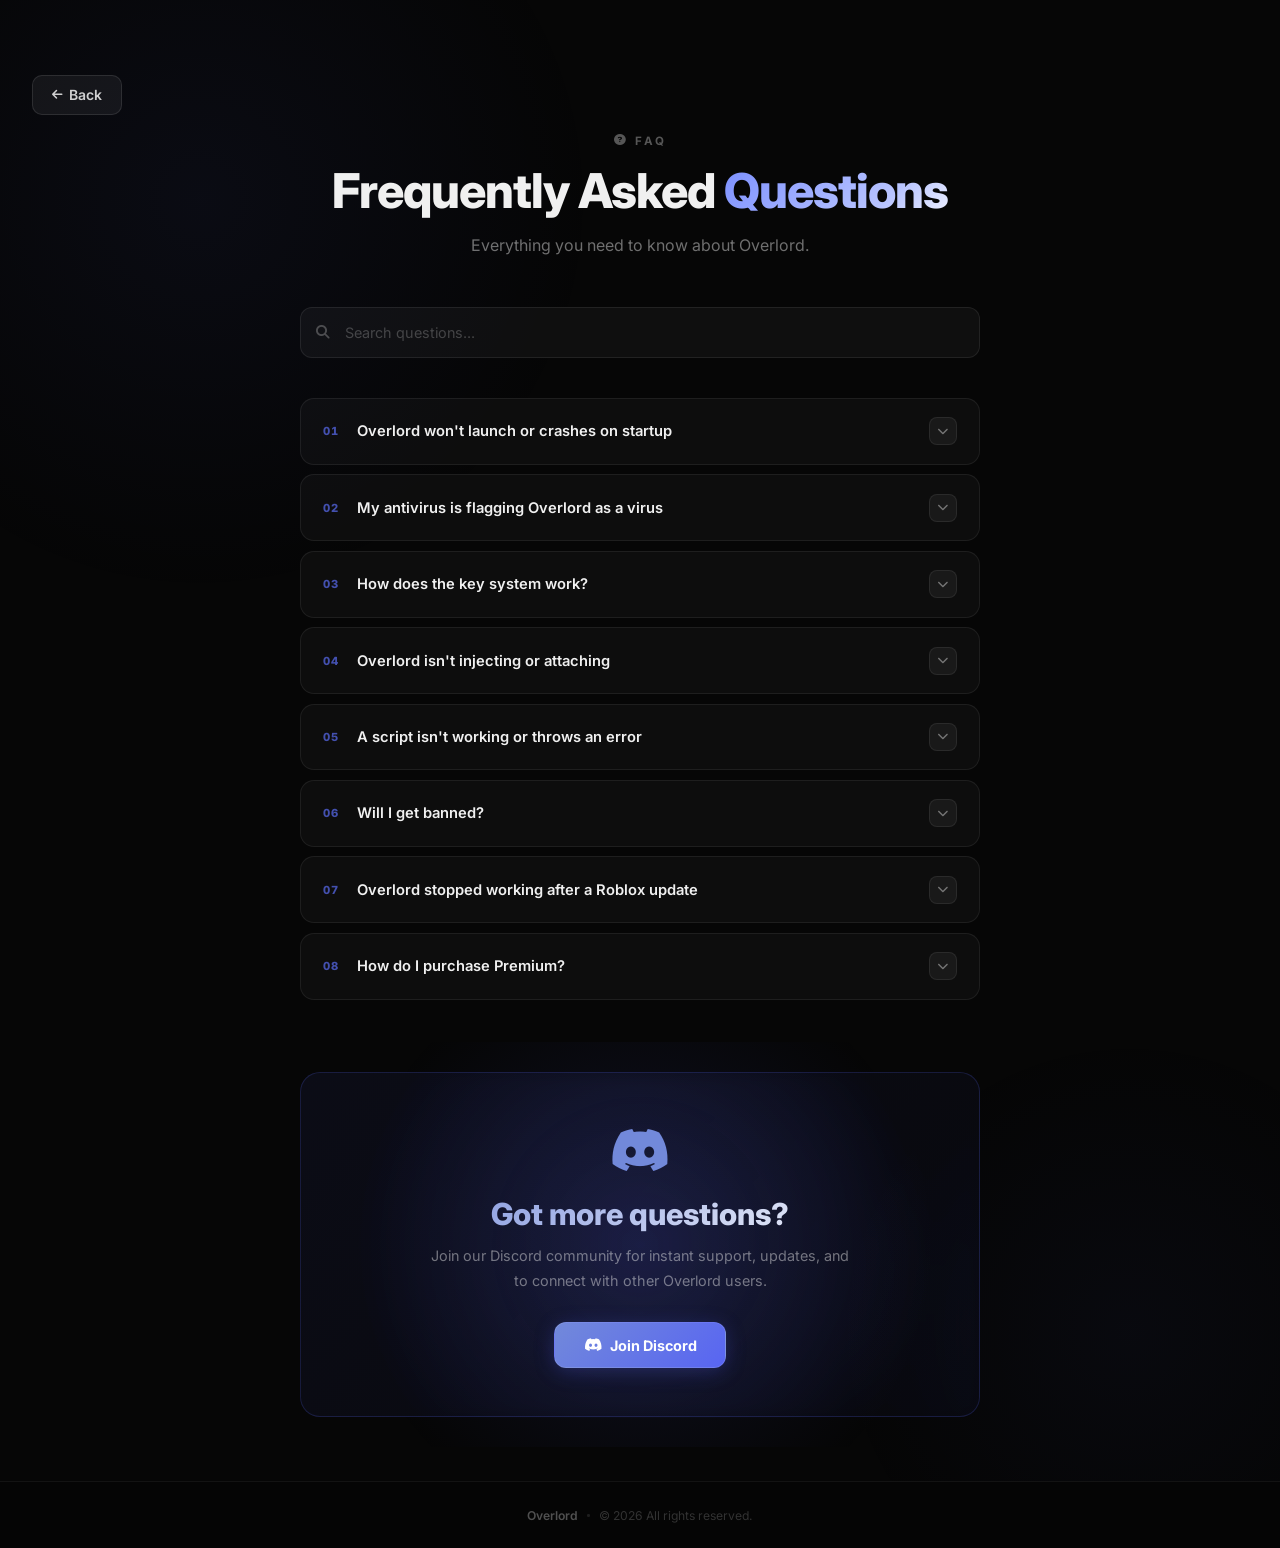
<file: faq.html>
<!DOCTYPE html>
<html lang="en">
<head>
<meta charset="UTF-8">
<meta name="viewport" content="width=device-width, initial-scale=1.0">
<title>FAQ - Overlord</title>
<link rel="preconnect" href="https://fonts.googleapis.com">
<link rel="preconnect" href="https://fonts.gstatic.com" crossorigin>
<link href="https://fonts.googleapis.com/css2?family=Inter:wght@300;400;500;600;700;800;900&display=swap" rel="stylesheet">
<link rel="stylesheet" href="https://cdnjs.cloudflare.com/ajax/libs/font-awesome/6.5.0/css/all.min.css">
<link rel="stylesheet" href="s.css">
<link rel="stylesheet" href="faq.css">
</head>
<body>
<div id="navbar"></div>
<div class="page active" id="page-faq">
<div class="faq-page">

  <div class="faq-header">
    <a href="index.html" class="btn-back"><i class="fa-solid fa-arrow-left"></i> Back</a>
    <div class="faq-tag"><i class="fa-solid fa-circle-question"></i> FAQ</div>
    <h1>Frequently Asked <span class="gradient-text">Questions</span></h1>
    <p>Everything you need to know about Overlord.</p>
  </div>

  <div class="faq-search-wrap">
    <i class="fa-solid fa-magnifying-glass"></i>
    <input class="faq-search" type="text" placeholder="Search questions..." oninput="faqSearch(this.value)">
  </div>

  <div class="faq-items" id="faqList"></div>

  <div class="faq-discord-section">
    <div class="discord-glow"></div>
    <div class="discord-content">
      <div class="discord-icon"><i class="fa-brands fa-discord"></i></div>
      <h2>Got more questions?</h2>
      <p>Join our Discord community for instant support, updates, and to connect with other Overlord users.</p>
      <a href="https://discord.gg/GuwqncbChx" target="_blank" class="discord-btn"><i class="fa-brands fa-discord"></i> Join Discord</a>
    </div>
  </div>

</div>
</div>

<footer class="site-footer">
  <span class="footer-text"><strong>Overlord</strong></span>
  <div class="footer-dot"></div>
  <span class="footer-text">&copy; 2026 All rights reserved.</span>
</footer>

<script src="faq.js"></script>
</body>
</html>
</file>
<file: s.css>
*,*::before,*::after {
    margin: 0;
    padding: 0;
    box-sizing: border-box
}

:root {
    --accent: #ffffff;
    --accent-subtle: rgba(255,255,255,0.05);
    --dark: #060606;
    --card: rgba(255,255,255,0.03);
    --card-hover: rgba(255,255,255,0.055);
    --border: rgba(255,255,255,0.07);
    --text: #f0f0f0;
    --text-muted: rgba(240,240,240,0.45);
    --text-dim: rgba(240,240,240,0.2);
    --leader-color: #e8e8e8;
    --dev-color: #60a5fa;
    --design-color: #fbbf24;
    --spoofer-color: #a855f7
}

html {
    scroll-behavior: smooth;
    overflow-x: hidden
}

body {
    font-family: 'Inter',sans-serif;
    background: var(--dark);
    color: var(--text);
    overflow-x: hidden;
    cursor: none
}

::-webkit-scrollbar {
    width: 4px
}

::-webkit-scrollbar-track {
    background: var(--dark)
}

::-webkit-scrollbar-thumb {
    background: rgba(255,255,255,0.15);
    border-radius: 2px
}

::selection {
    background: rgba(255,255,255,0.12);
    color: white
}

.cursor {
    width: 8px;
    height: 8px;
    background: #fff;
    border-radius: 50%;
    position: fixed;
    top: 0;
    left: 0;
    pointer-events: none;
    z-index: 99999;
    will-change: transform;
    transform: translate(-50%,-50%);
    transition: width .2s ease,height .2s ease
}

.cursor-ring {
    width: 30px;
    height: 30px;
    border: 1.5px solid rgba(255,255,255,0.35);
    border-radius: 50%;
    position: fixed;
    top: 0;
    left: 0;
    pointer-events: none;
    z-index: 99998;
    will-change: transform;
    transform: translate(-50%,-50%);
    transition: width .25s ease,height .25s ease,border-color .25s ease
}

nav {
    position: fixed;
    top: 0;
    left: 0;
    right: 0;
    z-index: 9000;
    padding: 0 2rem;
    height: 68px;
    display: flex;
    align-items: center;
    justify-content: space-between;
    background: rgba(6,6,6,0.85);
    border-bottom: 1px solid rgba(255,255,255,0.06);
    transition: border-color .3s ease
}

nav.scrolled {
    border-color: rgba(255,255,255,0.1);
    background: rgba(6,6,6,0.97)
}

.nav-logo {
    display: flex;
    align-items: center;
    gap: 10px;
    text-decoration: none;
    color: var(--text);
    font-weight: 800;
    font-size: 1.2rem;
    letter-spacing: -.5px
}

.nav-logo-img {
    width: 32px;
    height: 32px;
    object-fit: contain;
    border-radius: 8px;
    display: block
}

.nav-logo-fallback {
    display: none;
    width: 32px;
    height: 32px;
    background: #fff;
    border-radius: 8px;
    align-items: center;
    justify-content: center;
    font-size: .8rem;
    color: #060606
}

.nav-links {
    display: flex;
    align-items: center;
    gap: .2rem;
    list-style: none
}

.nav-links a {
    color: var(--text-muted);
    text-decoration: none;
    font-size: .875rem;
    font-weight: 500;
    padding: .45rem .9rem;
    border-radius: 8px;
    transition: color .2s ease,background .2s ease;
    position: relative
}

.nav-links a::after {
    content: '';
    position: absolute;
    bottom: 4px;
    left: 50%;
    transform: translateX(-50%) scaleX(0);
    width: 14px;
    height: 2px;
    background: #fff;
    border-radius: 1px;
    transition: transform .25s ease
}

.nav-links a:hover {
    color: var(--text);
    background: rgba(255,255,255,0.04)
}

.nav-links a:hover::after {
    transform: translateX(-50%) scaleX(1)
}

.nav-links a.active {
    color: #fff
}

.nav-links a.active::after {
    transform: translateX(-50%) scaleX(1)
}

.hamburger {
    display: none;
    flex-direction: column;
    gap: 5px;
    background: none;
    border: none;
    cursor: none;
    padding: 8px;
    border-radius: 8px;
    transition: background .2s ease
}

.hamburger:hover {
    background: rgba(255,255,255,0.04)
}

.hamburger span {
    display: block;
    width: 22px;
    height: 2px;
    background: var(--text);
    border-radius: 2px;
    transition: transform .3s ease,opacity .3s ease;
    transform-origin: center
}

.hamburger.open span:nth-child(1) {
    transform: translateY(7px) rotate(45deg)
}

.hamburger.open span:nth-child(2) {
    opacity: 0;
    transform: scaleX(0)
}

.hamburger.open span:nth-child(3) {
    transform: translateY(-7px) rotate(-45deg)
}

.mobile-menu {
    position: fixed;
    top: 68px;
    left: 0;
    right: 0;
    z-index: 8999;
    background: rgba(6,6,6,0.98);
    border-bottom: 1px solid rgba(255,255,255,0.06);
    overflow: hidden;
    max-height: 0;
    opacity: 0;
    transition: max-height .4s cubic-bezier(.4,0,.2,1),opacity .3s ease
}

.mobile-menu.open {
    max-height: 320px;
    opacity: 1
}

.mobile-menu-inner {
    padding: 1rem 1.5rem 1.5rem;
    display: flex;
    flex-direction: column;
    gap: 4px
}

.mobile-menu a {
    color: var(--text-muted);
    text-decoration: none;
    font-size: .95rem;
    font-weight: 500;
    padding: .7rem 1rem;
    border-radius: 10px;
    display: flex;
    align-items: center;
    gap: 12px;
    border: 1px solid transparent;
    transform: translateY(-6px);
    opacity: 0;
    transition: all .25s ease
}

.mobile-menu.open a {
    transform: translateY(0);
    opacity: 1
}

.mobile-menu.open a:nth-child(1) {
    transition-delay: .04s
}

.mobile-menu.open a:nth-child(2) {
    transition-delay: .08s
}

.mobile-menu.open a:nth-child(3) {
    transition-delay: .12s
}

.mobile-menu.open a:nth-child(4) {
    transition-delay: .16s
}

.mobile-menu.open a:nth-child(5) {
    transition-delay: .2s
}

.mobile-menu a:hover {
    color: var(--text);
    background: rgba(255,255,255,0.04);
    border-color: rgba(255,255,255,0.08)
}

.mobile-menu a i {
    color: rgba(255,255,255,0.4);
    width: 18px;
    text-align: center
}

.page {
    display: none;
    min-height: 100vh;
    flex-direction: column
}

.page.active {
    display: flex;
    animation: pageIn .4s ease both
}

@keyframes pageIn {
    from {
        opacity: 0;
        transform: translateY(12px)
    }

    to {
        opacity: 1;
        transform: translateY(0)
    }
}

.page-content {
    flex: 1
}

.page-bg {
    position: absolute;
    inset: 0;
    pointer-events: none;
    overflow: hidden;
    z-index: 0
}

.page-bg::before {
    content: '';
    position: absolute;
    width: 900px;
    height: 900px;
    background: radial-gradient(circle,rgba(91,110,245,0.07) 0%,rgba(123,143,255,0.03) 40%,transparent 70%);
    top: -250px;
    left: -250px;
    border-radius: 50%
}

.page-bg::after {
    content: '';
    position: absolute;
    width: 700px;
    height: 700px;
    background: radial-gradient(circle,rgba(91,110,245,0.05) 0%,transparent 70%);
    bottom: -200px;
    right: -200px;
    border-radius: 50%
}

.grid-bg {
    position: absolute;
    inset: 0;
    pointer-events: none;
    background-image: linear-gradient(rgba(255,255,255,0.022) 1px,transparent 1px),linear-gradient(90deg,rgba(255,255,255,0.022) 1px,transparent 1px);
    background-size: 64px 64px;
    mask-image: radial-gradient(ellipse at center,black 20%,transparent 72%)
}

.hero {
    min-height: 100vh;
    display: flex;
    flex-direction: column;
    align-items: center;
    justify-content: center;
    text-align: center;
    padding: 6rem 2rem 4rem;
    position: relative;
    overflow: hidden
}

.hero-badge {
    display: inline-flex;
    align-items: center;
    gap: 8px;
    background: rgba(91,110,245,0.08);
    border: 1px solid rgba(123,143,255,0.25);
    border-radius: 100px;
    padding: 6px 16px;
    font-size: .77rem;
    font-weight: 600;
    color: rgba(184,196,255,0.85);
    letter-spacing: .5px;
    text-transform: uppercase;
    margin-bottom: 2rem;
    position: relative;
    z-index: 1;
    opacity: 0;
    transform: translateY(16px);
    animation: fadeUp .7s ease .15s forwards;
    box-shadow: 0 0 20px rgba(91,110,245,0.12)
}

.hero-badge .dot {
    width: 6px;
    height: 6px;
    background: linear-gradient(135deg,#7b8fff,#b8c4ff);
    border-radius: 50%;
    animation: dotPulse 2s ease-in-out infinite;
    box-shadow: 0 0 8px rgba(123,143,255,0.8)
}

@keyframes dotPulse {
    0%,100% {
        opacity: 1
    }

    50% {
        opacity: .3
    }
}

.hero h1 {
    font-size: clamp(3rem,7vw,6rem);
    font-weight: 900;
    line-height: 1.05;
    letter-spacing: -2px;
    margin-bottom: 1.5rem;
    position: relative;
    z-index: 1;
    opacity: 0;
    transform: translateY(20px);
    animation: fadeUp .8s ease .3s forwards
}

.gradient-text {
    background: linear-gradient(135deg,#7b8fff 0%,#b8c4ff 40%,#fff 60%,#a5b4fc 100%);
    background-size: 200% auto;
    -webkit-background-clip: text;
    -webkit-text-fill-color: transparent;
    background-clip: text;
    animation: shimmer 4s linear infinite
}

@keyframes shimmer {
    0% {
        background-position: 0% center
    }

    100% {
        background-position: 200% center
    }
}

.hero>p {
    font-size: clamp(.95rem,1.8vw,1.15rem);
    color: var(--text-muted);
    max-width: 520px;
    line-height: 1.75;
    margin-bottom: 2.75rem;
    position: relative;
    z-index: 1;
    opacity: 0;
    transform: translateY(20px);
    animation: fadeUp .8s ease .45s forwards
}

.hero-btns {
    display: flex;
    gap: .9rem;
    flex-wrap: wrap;
    justify-content: center;
    position: relative;
    z-index: 1;
    opacity: 0;
    transform: translateY(20px);
    animation: fadeUp .8s ease .6s forwards
}

@keyframes fadeUp {
    to {
        opacity: 1;
        transform: translateY(0)
    }
}

.scroll-hint {
    position: absolute;
    bottom: 2rem;
    left: 50%;
    transform: translateX(-50%);
    display: flex;
    flex-direction: column;
    align-items: center;
    gap: 6px;
    opacity: 0;
    animation: dimIn 1s ease 1.4s forwards;
    z-index: 1
}

@keyframes dimIn {
    to {
        opacity: .3
    }
}

.scroll-hint span {
    font-size: .65rem;
    color: var(--text-dim);
    letter-spacing: 2.5px;
    text-transform: uppercase
}

.scroll-mouse {
    width: 20px;
    height: 32px;
    border: 1.5px solid rgba(255,255,255,0.2);
    border-radius: 10px;
    position: relative
}

.scroll-mouse::before {
    content: '';
    width: 2px;
    height: 5px;
    background: rgba(255,255,255,0.3);
    border-radius: 2px;
    position: absolute;
    top: 5px;
    left: 50%;
    transform: translateX(-50%);
    animation: scrollDrop 2s ease infinite
}

@keyframes scrollDrop {
    0%,100% {
        transform: translateX(-50%) translateY(0);
        opacity: 1
    }

    80% {
        transform: translateX(-50%) translateY(9px);
        opacity: 0
    }
}

.btn-primary {
    display: inline-flex;
    align-items: center;
    gap: 9px;
    padding: .85rem 1.9rem;
    background: linear-gradient(135deg,#5b6ef5 0%,#7b8fff 100%);
    color: #fff;
    text-decoration: none;
    font-weight: 700;
    font-size: .9rem;
    border-radius: 12px;
    border: 1px solid rgba(123,143,255,0.4);
    position: relative;
    overflow: hidden;
    transition: transform .2s ease,box-shadow .2s ease;
    cursor: none;
    box-shadow: 0 4px 20px rgba(91,110,245,0.35)
}

.btn-primary:hover {
    transform: translateY(-2px);
    box-shadow: 0 8px 32px rgba(91,110,245,0.55)
}

.btn-primary:active {
    transform: translateY(0)
}

.btn-primary .shimmer {
    position: absolute;
    top: -50%;
    left: -75%;
    width: 50%;
    height: 200%;
    background: linear-gradient(90deg,transparent,rgba(255,255,255,0.35),transparent);
    transform: skewX(-20deg);
    transition: left .55s ease
}

.btn-primary:hover .shimmer {
    left: 130%
}

.btn-secondary {
    display: inline-flex;
    align-items: center;
    gap: 9px;
    padding: .85rem 1.9rem;
    background: transparent;
    color: var(--text);
    text-decoration: none;
    font-weight: 600;
    font-size: .9rem;
    border-radius: 12px;
    border: 1px solid rgba(255,255,255,0.1);
    transition: transform .2s ease,border-color .2s ease,background .2s ease,color .2s ease;
    cursor: none
}

.btn-secondary:hover {
    transform: translateY(-2px);
    border-color: rgba(255,255,255,0.22);
    background: rgba(255,255,255,0.04);
    color: #fff
}

.btn-secondary:active {
    transform: translateY(0)
}

.bi {
    transition: transform .2s ease
}

.btn-primary:hover .bi,.btn-secondary:hover .bi {
    transform: translateX(3px)
}

.features-section {
    padding: 6rem 2rem 7rem;
    position: relative;
    overflow: hidden
}

.features-section::before {
    content: '';
    position: absolute;
    top: 0;
    left: 8%;
    right: 8%;
    height: 1px;
    background: linear-gradient(90deg,transparent,rgba(255,255,255,0.08),transparent)
}

.section-header {
    text-align: center;
    margin-bottom: 4.5rem
}

.section-tag {
    display: inline-flex;
    align-items: center;
    gap: 7px;
    font-size: .72rem;
    font-weight: 700;
    color: rgba(255,255,255,0.32);
    text-transform: uppercase;
    letter-spacing: 2.5px;
    margin-bottom: 1.1rem
}

.section-header h2 {
    font-size: clamp(1.9rem,4vw,3rem);
    font-weight: 800;
    letter-spacing: -1px;
    line-height: 1.08;
    margin-bottom: .9rem;
    color: var(--text)
}

.section-header p {
    color: var(--text-muted);
    font-size: 1rem;
    max-width: 440px;
    margin: 0 auto;
    line-height: 1.72
}

.features-grid {
    display: grid;
    grid-template-columns: repeat(3,1fr);
    gap: 1.1rem;
    max-width: 1080px;
    margin: 0 auto
}

.feature-card {
    background: var(--card);
    border: 1px solid var(--border);
    border-radius: 18px;
    padding: 1.85rem;
    position: relative;
    overflow: hidden;
    cursor: none;
    transition: transform .3s ease,border-color .3s ease,background .3s ease,box-shadow .3s ease;
    transform: translateY(40px);
    opacity: 0;
    will-change: transform
}

.feature-card.revealed {
    transform: translateY(0);
    opacity: 1;
    transition: transform .5s cubic-bezier(.4,0,.2,1),opacity .5s ease,border-color .3s ease,background .3s ease,box-shadow .3s ease
}

.feature-card:hover {
    transform: translateY(-5px);
    border-color: rgba(255,255,255,0.15);
    background: rgba(255,255,255,0.048);
    box-shadow: 0 16px 48px rgba(0,0,0,0.45)
}

.spotlight {
    position: absolute;
    inset: 0;
    border-radius: 18px;
    pointer-events: none;
    opacity: 0;
    transition: opacity .25s ease;
    background: radial-gradient(280px circle at var(--x,50%) var(--y,50%),rgba(91,110,245,0.08),transparent)
}

.feature-card:hover .spotlight {
    opacity: 1
}

.feature-icon {
    width: 48px;
    height: 48px;
    background: rgba(255,255,255,0.04);
    border: 1px solid rgba(255,255,255,0.08);
    border-radius: 13px;
    display: flex;
    align-items: center;
    justify-content: center;
    font-size: 1.25rem;
    color: rgba(255,255,255,0.6);
    margin-bottom: 1.2rem;
    position: relative;
    z-index: 1;
    transition: background .25s ease,border-color .25s ease,color .25s ease,transform .25s ease
}

.feature-card:hover .feature-icon {
    background: rgba(91,110,245,0.15);
    border-color: rgba(123,143,255,0.4);
    color: #b8c4ff;
    transform: scale(1.06) rotate(-3deg);
    box-shadow: 0 0 16px rgba(91,110,245,0.25)
}

.feature-card h3 {
    font-size: 1.05rem;
    font-weight: 700;
    margin-bottom: .55rem;
    letter-spacing: -.3px;
    color: var(--text);
    position: relative;
    z-index: 1;
    transition: color .25s ease
}

.feature-card:hover h3 {
    color: #fff
}

.feature-card>p {
    font-size: .875rem;
    color: var(--text-muted);
    line-height: 1.72;
    position: relative;
    z-index: 1;
    transition: color .25s ease
}

.feature-card:hover>p {
    color: rgba(240,240,240,0.56)
}

.feature-num {
    position: absolute;
    top: 1.2rem;
    right: 1.4rem;
    font-size: .68rem;
    font-weight: 800;
    color: rgba(255,255,255,0.14);
    letter-spacing: 1px
}

.feature-bar {
    margin-top: 1.4rem;
    height: 1.5px;
    background: rgba(255,255,255,0.06);
    border-radius: 1px;
    overflow: hidden;
    position: relative;
    z-index: 1
}

.feature-bar-fill {
    height: 100%;
    background: linear-gradient(90deg,#5b6ef5,#7b8fff,rgba(123,143,255,0.2));
    border-radius: 1px;
    transform: scaleX(0);
    transform-origin: left;
    transition: transform .75s cubic-bezier(.4,0,.2,1)
}

.feature-card.revealed .feature-bar-fill {
    transform: scaleX(1)
}

.download-page {
    flex: 1;
    display: flex;
    flex-direction: column;
    align-items: center;
    justify-content: center;
    padding: 8rem 2rem 4rem;
    position: relative;
    overflow: hidden
}

.dl-header {
    text-align: center;
    margin-bottom: 3rem;
    position: relative;
    z-index: 1
}

.dl-tag {
    display: inline-flex;
    align-items: center;
    gap: 7px;
    font-size: .72rem;
    font-weight: 700;
    color: rgba(255,255,255,0.32);
    text-transform: uppercase;
    letter-spacing: 2.5px;
    margin-bottom: 1rem
}

.dl-header h1 {
    font-size: clamp(2.2rem,5vw,3.8rem);
    font-weight: 900;
    letter-spacing: -2px;
    line-height: 1.05;
    margin-bottom: .8rem
}

.dl-header p {
    color: var(--text-muted);
    font-size: .975rem;
    max-width: 400px;
    margin: 0 auto;
    line-height: 1.72
}

.dl-grid {
    display: flex;
    gap: 1.1rem;
    justify-content: center;
    flex-wrap: wrap;
    position: relative;
    z-index: 1;
    max-width: 900px;
    width: 100%
}

.dl-card {
    background: var(--card);
    border: 1px solid var(--border);
    border-radius: 18px;
    padding: 1.85rem 1.6rem;
    width: 210px;
    display: flex;
    flex-direction: column;
    align-items: center;
    gap: .9rem;
    position: relative;
    overflow: hidden;
    cursor: none;
    transition: transform .3s ease,border-color .3s ease,background .3s ease,box-shadow .3s ease;
    opacity: 0;
    transform: translateY(24px);
    will-change: transform
}

.dl-card.revealed {
    opacity: 1;
    transform: translateY(0)
}

.dl-card:not(.unavailable):hover {
    transform: translateY(-6px);
    border-color: rgba(123,143,255,0.3);
    background: rgba(91,110,245,0.06);
    box-shadow: 0 16px 48px rgba(0,0,0,0.45), 0 0 30px rgba(91,110,245,0.12)
}

.dl-card .spotlight {
    position: absolute;
    inset: 0;
    border-radius: 18px;
    pointer-events: none;
    opacity: 0;
    transition: opacity .25s ease;
    background: radial-gradient(220px circle at var(--x,50%) var(--y,50%),rgba(255,255,255,0.03),transparent)
}

.dl-card:hover .spotlight {
    opacity: 1
}

.dl-card.spoofer {
    border-color: rgba(168,85,247,0.15)
}

.dl-card.spoofer:not(.unavailable):hover {
    border-color: rgba(168,85,247,0.25);
    box-shadow: 0 16px 48px rgba(0,0,0,0.45),0 0 24px rgba(168,85,247,0.08)
}

.dl-card.spoofer .spotlight {
    background: radial-gradient(220px circle at var(--x,50%) var(--y,50%),rgba(168,85,247,0.04),transparent)
}

.dl-card-icon {
    width: 60px;
    height: 60px;
    background: rgba(255,255,255,0.04);
    border: 1px solid rgba(255,255,255,0.08);
    border-radius: 16px;
    display: flex;
    align-items: center;
    justify-content: center;
    font-size: 1.7rem;
    color: rgba(255,255,255,0.65);
    transition: background .25s ease,border-color .25s ease,color .25s ease,transform .25s ease;
    position: relative;
    z-index: 1
}

.dl-card:not(.unavailable):hover .dl-card-icon {
    background: rgba(255,255,255,0.075);
    border-color: rgba(255,255,255,0.18);
    color: #fff;
    transform: scale(1.06) rotate(-3deg)
}

.dl-card.spoofer .dl-card-icon {
    background: rgba(168,85,247,0.05);
    border-color: rgba(168,85,247,0.12);
    color: rgba(168,85,247,0.7)
}

.dl-card.spoofer:not(.unavailable):hover .dl-card-icon {
    background: rgba(168,85,247,0.1);
    border-color: rgba(168,85,247,0.25);
    color: var(--spoofer-color);
    transform: scale(1.06) rotate(-3deg)
}

.dl-card-name {
    font-size: 1rem;
    font-weight: 700;
    letter-spacing: -.3px;
    color: var(--text);
    position: relative;
    z-index: 1
}

.dl-card.spoofer .dl-card-name {
    color: rgba(168,85,247,0.9)
}

.dl-card-status {
    display: flex;
    align-items: center;
    gap: 6px;
    font-size: .74rem;
    font-weight: 600;
    position: relative;
    z-index: 1
}

.status-dot {
    width: 6px;
    height: 6px;
    border-radius: 50%;
    flex-shrink: 0
}

.status-dot.online {
    background: #4ade80;
    animation: sPulse 2s ease-in-out infinite
}

.status-dot.offline {
    background: rgba(255,255,255,0.18)
}

@keyframes sPulse {
    0%,100% {
        box-shadow: 0 0 0 0 rgba(74,222,128,0.4)
    }

    50% {
        box-shadow: 0 0 0 4px rgba(74,222,128,0)
    }
}

.status-text.online {
    color: #4ade80
}

.status-text.offline {
    color: rgba(255,255,255,0.28)
}

.dl-card-btn {
    display: inline-flex;
    align-items: center;
    justify-content: center;
    gap: 7px;
    width: 100%;
    padding: .6rem 1rem;
    border-radius: 9px;
    font-size: .8rem;
    font-weight: 600;
    border: 1px solid rgba(255,255,255,0.08);
    background: rgba(255,255,255,0.04);
    color: var(--text-muted);
    cursor: none;
    transition: all .2s ease;
    position: relative;
    z-index: 1
}

.dl-card:not(.unavailable) .dl-card-btn {
    background: #fff;
    color: #060606;
    border-color: transparent;
    font-weight: 700
}

.dl-card:not(.unavailable) .dl-card-btn:hover {
    background: #e8e8e8;
    box-shadow: 0 4px 16px rgba(255,255,255,0.12);
    transform: translateY(-1px)
}

.dl-card.spoofer:not(.unavailable) .dl-card-btn {
    background: linear-gradient(135deg,var(--spoofer-color),#c084fc);
    color: #fff
}

.dl-card.spoofer:not(.unavailable) .dl-card-btn:hover {
    background: linear-gradient(135deg,#9333ea,#a855f7);
    box-shadow: 0 4px 20px rgba(168,85,247,0.3);
    transform: translateY(-1px)
}

.dl-card.unavailable .dl-card-btn {
    cursor: not-allowed;
    opacity: .3
}

@keyframes shake {
    0% {
        transform: translateX(0)
    }

    15% {
        transform: translateX(-7px) rotate(-.8deg)
    }

    30% {
        transform: translateX(7px) rotate(.8deg)
    }

    45% {
        transform: translateX(-5px)
    }

    60% {
        transform: translateX(5px)
    }

    75% {
        transform: translateX(-3px)
    }

    90% {
        transform: translateX(2px)
    }

    100% {
        transform: translateX(0)
    }
}

.dl-card.shaking {
    animation: shake .5s ease both
}

.dl-changelog-btn-wrap {
    position: relative;
    z-index: 1;
    margin-top: 2.5rem;
    text-align: center
}

.dl-changelog-btn-wrap .btn-primary {
    display: inline-flex;
    align-items: center;
    justify-content: center;
    gap: 8px;
    padding: .85rem 1.85rem;
    background: #fff;
    color: #080810;
    border: none;
    border-radius: 11px;
    font-size: .9rem;
    font-weight: 700;
    font-family: inherit;
    text-decoration: none;
    transition: all .2s ease;
    box-shadow: 0 4px 20px rgba(255,255,255,0.15);
    cursor: none
}

.dl-changelog-btn-wrap .btn-primary:hover {
    background: #f0f0f0;
    transform: translateY(-2px);
    box-shadow: 0 8px 32px rgba(255,255,255,0.25)
}

.toast-container {
    position: fixed;
    bottom: 1.75rem;
    left: 50%;
    transform: translateX(-50%);
    z-index: 99990;
    display: flex;
    flex-direction: column;
    align-items: center;
    gap: .5rem;
    pointer-events: none
}

.toast {
    display: flex;
    align-items: center;
    gap: 11px;
    padding: .8rem 1.3rem;
    background: #111;
    border: 1px solid rgba(255,255,255,0.09);
    border-radius: 13px;
    box-shadow: 0 8px 30px rgba(0,0,0,0.6);
    white-space: nowrap;
    transform: translateY(16px);
    opacity: 0;
    transition: transform .35s cubic-bezier(.34,1.4,.64,1),opacity .35s ease
}

.toast.show {
    transform: translateY(0);
    opacity: 1
}

.toast.hide {
    transform: translateY(8px);
    opacity: 0;
    transition: all .25s ease
}

.toast-logo {
    width: 20px;
    height: 20px;
    object-fit: contain;
    border-radius: 5px;
    flex-shrink: 0
}

.toast-logo-fb {
    width: 20px;
    height: 20px;
    background: rgba(255,255,255,0.08);
    border-radius: 5px;
    display: flex;
    align-items: center;
    justify-content: center;
    font-size: .55rem;
    color: rgba(255,255,255,0.4)
}

.toast-content {
    display: flex;
    flex-direction: column;
    gap: 1px
}

.toast-title {
    font-size: .78rem;
    font-weight: 700;
    color: var(--text)
}

.toast-msg {
    font-size: .73rem;
    color: var(--text-muted)
}

.tos-overlay {
    position: fixed;
    inset: 0;
    z-index: 9500;
    background: rgba(0,0,0,0.75);
    display: flex;
    align-items: center;
    justify-content: center;
    padding: 2rem;
    opacity: 0;
    pointer-events: none;
    transition: opacity .3s ease
}

.tos-overlay.active {
    opacity: 1;
    pointer-events: all
}

.tos-modal {
    background: #0c0c0c;
    border: 1px solid rgba(255,255,255,0.09);
    border-radius: 22px;
    width: 100%;
    max-width: 600px;
    max-height: 88vh;
    display: flex;
    flex-direction: column;
    overflow: hidden;
    transform: translateY(18px) scale(.97);
    transition: transform .38s cubic-bezier(.34,1.15,.64,1);
    box-shadow: 0 32px 80px rgba(0,0,0,0.7)
}

.tos-overlay.active .tos-modal {
    transform: translateY(0) scale(1)
}

.tos-head {
    padding: 1.6rem 1.85rem 1.15rem;
    border-bottom: 1px solid rgba(255,255,255,0.06);
    display: flex;
    align-items: center;
    justify-content: space-between;
    flex-shrink: 0
}

.tos-head-left {
    display: flex;
    align-items: center;
    gap: 11px
}

.tos-head-icon {
    width: 38px;
    height: 38px;
    background: rgba(255,255,255,0.04);
    border: 1px solid rgba(255,255,255,0.08);
    border-radius: 10px;
    display: flex;
    align-items: center;
    justify-content: center;
    font-size: .95rem;
    color: rgba(255,255,255,0.5)
}

.tos-head-text h2 {
    font-size: .95rem;
    font-weight: 700;
    color: var(--text)
}

.tos-head-text p {
    font-size: .73rem;
    color: var(--text-muted);
    margin-top: 1px
}

.tos-x {
    width: 30px;
    height: 30px;
    background: rgba(255,255,255,0.03);
    border: 1px solid rgba(255,255,255,0.06);
    border-radius: 7px;
    display: flex;
    align-items: center;
    justify-content: center;
    font-size: .78rem;
    color: var(--text-muted);
    cursor: none;
    transition: all .2s ease
}

.tos-x:hover {
    background: rgba(255,255,255,0.07);
    color: var(--text)
}

.tos-body {
    padding: 1.4rem 1.85rem;
    overflow-y: auto;
    flex: 1;
    scrollbar-width: thin;
    scrollbar-color: rgba(255,255,255,0.08) transparent
}

.tos-body::-webkit-scrollbar {
    width: 3px
}

.tos-body::-webkit-scrollbar-thumb {
    background: rgba(255,255,255,0.08);
    border-radius: 2px
}

.tos-intro {
    font-size: .86rem;
    color: var(--text-muted);
    line-height: 1.72;
    margin-bottom: 1.5rem;
    padding-bottom: 1.5rem;
    border-bottom: 1px solid rgba(255,255,255,0.05)
}

.tos-section {
    margin-bottom: 1.35rem
}

.tos-section h3 {
    font-size: .76rem;
    font-weight: 700;
    color: rgba(255,255,255,0.6);
    text-transform: uppercase;
    letter-spacing: 1.5px;
    margin-bottom: .65rem;
    display: flex;
    align-items: center;
    gap: 7px
}

.tos-section h3 i {
    font-size: .72rem;
    color: rgba(255,255,255,0.25)
}

.tos-section p,.tos-section li {
    font-size: .845rem;
    color: var(--text-muted);
    line-height: 1.75
}

.tos-section ul {
    list-style: none;
    display: flex;
    flex-direction: column;
    gap: .35rem
}

.tos-section ul li {
    display: flex;
    align-items: flex-start;
    gap: 9px
}

.tos-section ul li::before {
    content: '';
    width: 3px;
    height: 3px;
    background: rgba(255,255,255,0.2);
    border-radius: 50%;
    flex-shrink: 0;
    margin-top: 9px
}

.tos-note {
    margin-top: 1.35rem;
    padding: .9rem 1.1rem;
    background: rgba(255,255,255,0.02);
    border: 1px solid rgba(255,255,255,0.06);
    border-radius: 11px;
    font-size: .79rem;
    color: var(--text-muted);
    line-height: 1.7
}

.tos-note strong {
    color: rgba(255,255,255,0.48)
}

.tos-foot {
    padding: 1.15rem 1.85rem 1.6rem;
    border-top: 1px solid rgba(255,255,255,0.06);
    flex-shrink: 0;
    display: flex;
    flex-direction: column;
    gap: .9rem
}

.tos-toggle {
    display: flex;
    align-items: center;
    gap: 11px;
    cursor: none
}

.toggle-sw {
    width: 42px;
    height: 22px;
    background: rgba(255,255,255,0.07);
    border: 1px solid rgba(255,255,255,0.1);
    border-radius: 100px;
    position: relative;
    flex-shrink: 0;
    transition: background .25s ease,border-color .25s ease;
    cursor: none
}

.toggle-sw::after {
    content: '';
    width: 14px;
    height: 14px;
    background: rgba(255,255,255,0.35);
    border-radius: 50%;
    position: absolute;
    top: 3px;
    left: 3px;
    transition: left .28s cubic-bezier(.34,1.3,.64,1),background .25s ease
}

.toggle-sw.on {
    background: rgba(255,255,255,0.13);
    border-color: rgba(255,255,255,0.26)
}

.toggle-sw.on::after {
    left: calc(100% - 17px);
    background: #fff
}

.tos-toggle-lbl {
    font-size: .845rem;
    font-weight: 500;
    color: var(--text-muted);
    user-select: none;
    transition: color .25s ease
}

.tos-toggle.on .tos-toggle-lbl {
    color: var(--text)
}

.tos-actions {
    display: flex;
    gap: .7rem
}

.tos-dl-btn {
    flex: 1;
    display: inline-flex;
    align-items: center;
    justify-content: center;
    gap: 8px;
    padding: .78rem 1.4rem;
    border-radius: 10px;
    font-size: .875rem;
    font-weight: 700;
    border: 1px solid rgba(255,255,255,0.08);
    background: rgba(255,255,255,0.04);
    color: rgba(255,255,255,0.2);
    cursor: not-allowed;
    transition: all .3s ease;
    position: relative;
    overflow: hidden
}

.tos-dl-btn.on {
    background: #fff;
    color: #060606;
    border-color: transparent;
    cursor: none
}

.tos-dl-btn.on:hover {
    background: #e8e8e8;
    box-shadow: 0 4px 20px rgba(255,255,255,0.12);
    transform: translateY(-1px)
}

.tos-dl-btn.on .shimmer {
    position: absolute;
    top: -50%;
    left: -75%;
    width: 50%;
    height: 200%;
    background: linear-gradient(90deg,transparent,rgba(255,255,255,0.3),transparent);
    transform: skewX(-20deg);
    transition: left .5s ease
}

.tos-dl-btn.on:hover .shimmer {
    left: 130%
}

.tos-dec-btn {
    display: inline-flex;
    align-items: center;
    justify-content: center;
    gap: 7px;
    padding: .78rem 1.15rem;
    border-radius: 10px;
    font-size: .85rem;
    font-weight: 600;
    border: 1px solid rgba(255,255,255,0.07);
    background: transparent;
    color: var(--text-muted);
    cursor: none;
    transition: all .2s ease
}

.tos-dec-btn:hover {
    border-color: rgba(255,255,255,0.13);
    color: var(--text);
    background: rgba(255,255,255,0.03)
}

.credits-page {
    flex: 1;
    padding: 8rem 2rem 5rem;
    position: relative;
    overflow: hidden
}

.credits-header {
    text-align: center;
    margin-bottom: 4.5rem;
    position: relative;
    z-index: 1
}

.credits-tag {
    display: inline-flex;
    align-items: center;
    gap: 7px;
    font-size: .72rem;
    font-weight: 700;
    color: rgba(255,255,255,0.32);
    text-transform: uppercase;
    letter-spacing: 2.5px;
    margin-bottom: 1rem
}

.credits-header h1 {
    font-size: clamp(2.5rem,5vw,4rem);
    font-weight: 900;
    letter-spacing: -2px;
    line-height: 1.05;
    margin-bottom: .8rem
}

.credits-header p {
    color: var(--text-muted);
    font-size: .975rem;
    max-width: 380px;
    margin: 0 auto;
    line-height: 1.72
}

.credits-group {
    margin-bottom: 3.75rem;
    position: relative;
    z-index: 1
}

.group-label {
    display: flex;
    align-items: center;
    gap: 12px;
    max-width: 1080px;
    margin: 0 auto 1.6rem
}

.group-label-text {
    font-size: .69rem;
    font-weight: 800;
    text-transform: uppercase;
    letter-spacing: 3px;
    white-space: nowrap
}

.group-label-text.leader {
    color: var(--leader-color)
}

.group-label-text.developer {
    color: var(--dev-color)
}

.group-label-text.designer {
    color: var(--design-color)
}

.group-line {
    flex: 1;
    height: 1px
}

.group-line.leader {
    background: linear-gradient(90deg,rgba(232,232,232,0.14),transparent)
}

.group-line.developer {
    background: linear-gradient(90deg,rgba(96,165,250,0.18),transparent)
}

.group-line.designer {
    background: linear-gradient(90deg,rgba(251,191,36,0.18),transparent)
}

.credits-grid {
    display: flex;
    gap: 1.1rem;
    flex-wrap: wrap;
    justify-content: center;
    max-width: 1080px;
    margin: 0 auto
}

.member-card {
    width: 195px;
    display: flex;
    flex-direction: column;
    align-items: center;
    padding: 1.85rem 1.4rem 1.4rem;
    border-radius: 18px;
    position: relative;
    overflow: hidden;
    cursor: none;
    transition: transform .3s ease,border-color .3s ease,background .3s ease,box-shadow .3s ease;
    opacity: 0;
    transform: translateY(28px);
    will-change: transform
}

.member-card.revealed {
    opacity: 1;
    transform: translateY(0)
}

.member-card.leader {
    background: rgba(255,255,255,0.025);
    border: 1px solid rgba(255,255,255,0.09)
}

.member-card.developer {
    background: rgba(96,165,250,0.03);
    border: 1px solid rgba(96,165,250,0.12)
}

.member-card.designer {
    background: rgba(251,191,36,0.03);
    border: 1px solid rgba(251,191,36,0.12)
}

.member-card.leader:hover {
    transform: translateY(-6px);
    border-color: rgba(255,255,255,0.2);
    background: rgba(255,255,255,0.04);
    box-shadow: 0 16px 48px rgba(0,0,0,0.45),0 0 32px rgba(255,255,255,0.04)
}

.member-card.developer:hover {
    transform: translateY(-6px);
    border-color: rgba(96,165,250,0.3);
    background: rgba(96,165,250,0.05);
    box-shadow: 0 16px 48px rgba(0,0,0,0.45),0 0 32px rgba(96,165,250,0.06)
}

.member-card.designer:hover {
    transform: translateY(-6px);
    border-color: rgba(251,191,36,0.3);
    background: rgba(251,191,36,0.045);
    box-shadow: 0 16px 48px rgba(0,0,0,0.45),0 0 32px rgba(251,191,36,0.06)
}

.member-card .spotlight {
    position: absolute;
    inset: 0;
    border-radius: 18px;
    pointer-events: none;
    opacity: 0;
    transition: opacity .25s ease
}

.member-card.leader .spotlight {
    background: radial-gradient(200px circle at var(--x,50%) var(--y,50%),rgba(255,255,255,0.03),transparent)
}

.member-card.developer .spotlight {
    background: radial-gradient(200px circle at var(--x,50%) var(--y,50%),rgba(96,165,250,0.045),transparent)
}

.member-card.designer .spotlight {
    background: radial-gradient(200px circle at var(--x,50%) var(--y,50%),rgba(251,191,36,0.045),transparent)
}

.member-card:hover .spotlight {
    opacity: 1
}

.avatar-wrap {
    width: 76px;
    height: 76px;
    position: relative;
    margin-bottom: 1.05rem;
    flex-shrink: 0
}

.diamond {
    width: 76px;
    height: 76px;
    transform: rotate(45deg);
    border-radius: 13px;
    overflow: hidden;
    transition: transform .3s ease,box-shadow .3s ease
}

.member-card:hover .diamond {
    transform: rotate(45deg) scale(1.05)
}

.member-card.leader .diamond {
    border: 1.5px solid rgba(255,255,255,0.22)
}

.member-card.developer .diamond {
    border: 1.5px solid rgba(96,165,250,0.35)
}

.member-card.designer .diamond {
    border: 1.5px solid rgba(251,191,36,0.35)
}

.member-card.leader:hover .diamond {
    box-shadow: 0 0 20px rgba(255,255,255,0.1)
}

.member-card.developer:hover .diamond {
    box-shadow: 0 0 20px rgba(96,165,250,0.18)
}

.member-card.designer:hover .diamond {
    box-shadow: 0 0 20px rgba(251,191,36,0.18)
}

.diamond img {
    width: 100%;
    height: 100%;
    object-fit: cover;
    transform: rotate(-45deg) scale(1.42);
    display: block
}

.diamond .av-fb {
    width: 100%;
    height: 100%;
    display: flex;
    align-items: center;
    justify-content: center;
    font-size: 1.6rem;
    transform: rotate(-45deg)
}

.member-card.leader .av-fb {
    color: rgba(255,255,255,0.25);
    background: rgba(255,255,255,0.04)
}

.member-card.developer .av-fb {
    color: rgba(96,165,250,0.35);
    background: rgba(96,165,250,0.05)
}

.member-card.designer .av-fb {
    color: rgba(251,191,36,0.35);
    background: rgba(251,191,36,0.05)
}

.role-badge {
    position: absolute;
    bottom: -5px;
    left: 50%;
    transform: translateX(-50%);
    font-size: .58rem;
    font-weight: 800;
    text-transform: uppercase;
    letter-spacing: 1.5px;
    padding: 2px 9px;
    border-radius: 100px;
    white-space: nowrap;
    z-index: 2
}

.member-card.leader .role-badge {
    background: rgba(255,255,255,0.07);
    border: 1px solid rgba(255,255,255,0.18);
    color: var(--leader-color)
}

.member-card.developer .role-badge {
    background: rgba(96,165,250,0.1);
    border: 1px solid rgba(96,165,250,0.28);
    color: var(--dev-color)
}

.member-card.designer .role-badge {
    background: rgba(251,191,36,0.1);
    border: 1px solid rgba(251,191,36,0.28);
    color: var(--design-color)
}

.member-name {
    font-size: .92rem;
    font-weight: 700;
    letter-spacing: -.3px;
    color: var(--text);
    margin-top: .4rem;
    text-align: center;
    position: relative;
    z-index: 1;
    transition: color .25s ease
}

.member-card.leader:hover .member-name {
    color: #fff
}

.member-card.developer:hover .member-name {
    color: #bfdbfe
}

.member-card.designer:hover .member-name {
    color: #fef08a
}

.member-short {
    font-size: .76rem;
    color: var(--text-muted);
    line-height: 1.6;
    text-align: center;
    margin-top: .35rem;
    position: relative;
    z-index: 1
}

.member-actions {
    display: flex;
    align-items: center;
    gap: .5rem;
    margin-top: .9rem;
    position: relative;
    z-index: 1;
    opacity: 0;
    transform: translateY(3px);
    transition: opacity .25s ease,transform .25s ease
}

.member-card:hover .member-actions {
    opacity: 1;
    transform: translateY(0)
}

.member-view {
    display: inline-flex;
    align-items: center;
    gap: 5px;
    padding: .45rem .9rem;
    border-radius: 7px;
    font-size: .72rem;
    font-weight: 600;
    border: 1px solid;
    background: transparent;
    cursor: none;
    transition: all .25s ease
}

.member-card.leader .member-view {
    border-color: rgba(255,255,255,0.14);
    color: rgba(255,255,255,0.45)
}

.member-card.developer .member-view {
    border-color: rgba(96,165,250,0.22);
    color: rgba(96,165,250,0.55)
}

.member-card.designer .member-view {
    border-color: rgba(251,191,36,0.22);
    color: rgba(251,191,36,0.55)
}

.member-card.leader .member-view:hover {
    background: rgba(255,255,255,0.06);
    border-color: rgba(255,255,255,0.24);
    color: #fff
}

.member-card.developer .member-view:hover {
    background: rgba(96,165,250,0.07);
    border-color: rgba(96,165,250,0.38);
    color: var(--dev-color)
}

.member-card.designer .member-view:hover {
    background: rgba(251,191,36,0.07);
    border-color: rgba(251,191,36,0.38);
    color: var(--design-color)
}

.swap-btn {
    width: 28px;
    height: 28px;
    display: flex;
    align-items: center;
    justify-content: center;
    border-radius: 7px;
    border: 1px solid;
    background: transparent;
    cursor: none;
    transition: all .25s ease;
    flex-shrink: 0;
    font-size: .72rem
}

.member-card.leader .swap-btn {
    border-color: rgba(255,255,255,0.14);
    color: rgba(255,255,255,0.4)
}

.member-card.leader .swap-btn:hover {
    background: rgba(255,255,255,0.06);
    border-color: rgba(255,255,255,0.24);
    color: #fff
}

@keyframes swapSpin {
    0% {
        transform: rotate(0deg) scale(1)
    }

    40% {
        transform: rotate(180deg) scale(.85)
    }

    100% {
        transform: rotate(360deg) scale(1)
    }
}

.swap-btn.spinning i {
    animation: swapSpin .45s cubic-bezier(.4,0,.2,1) both
}

@keyframes cardFlip {
    0% {
        transform: translateY(0) scale(1);
        opacity: 1
    }

    30% {
        transform: translateY(-10px) scale(.96);
        opacity: 0
    }

    31% {
        transform: translateY(10px) scale(.96);
        opacity: 0
    }

    100% {
        transform: translateY(0) scale(1);
        opacity: 1
    }
}

.member-card.flipping {
    animation: cardFlip .42s cubic-bezier(.4,0,.2,1) both
}

@keyframes diamondPop {
    0% {
        transform: rotate(45deg) scale(1)
    }

    40% {
        transform: rotate(45deg) scale(.82);
        filter: brightness(.6)
    }

    100% {
        transform: rotate(45deg) scale(1);
        filter: brightness(1)
    }
}

.member-card.flipping .diamond {
    animation: diamondPop .42s cubic-bezier(.4,0,.2,1) both
}

.profile-overlay {
    position: fixed;
    inset: 0;
    z-index: 9500;
    background: rgba(0,0,0,0.78);
    display: flex;
    align-items: center;
    justify-content: center;
    padding: 2rem;
    opacity: 0;
    pointer-events: none;
    transition: opacity .3s ease
}

.profile-overlay.active {
    opacity: 1;
    pointer-events: all
}

.profile-modal {
    background: #0c0c0c;
    border-radius: 22px;
    width: 100%;
    max-width: 500px;
    display: flex;
    flex-direction: column;
    overflow: hidden;
    transform: translateY(18px) scale(.97);
    transition: transform .38s cubic-bezier(.34,1.15,.64,1);
    box-shadow: 0 32px 80px rgba(0,0,0,0.75);
    position: relative
}

.profile-overlay.active .profile-modal {
    transform: translateY(0) scale(1)
}

.profile-modal.leader {
    border: 1px solid rgba(255,255,255,0.11)
}

.profile-modal.developer {
    border: 1px solid rgba(96,165,250,0.18)
}

.profile-modal.designer {
    border: 1px solid rgba(251,191,36,0.18)
}

.profile-top {
    padding: 1.85rem 1.85rem 1.5rem;
    display: flex;
    align-items: flex-start;
    gap: 1.4rem;
    position: relative
}

.profile-av-wrap {
    position: relative;
    flex-shrink: 0
}

.profile-diamond {
    width: 84px;
    height: 84px;
    transform: rotate(45deg);
    border-radius: 15px;
    overflow: hidden
}

.profile-modal.leader .profile-diamond {
    border: 2px solid rgba(255,255,255,0.2)
}

.profile-modal.developer .profile-diamond {
    border: 2px solid rgba(96,165,250,0.32)
}

.profile-modal.designer .profile-diamond {
    border: 2px solid rgba(251,191,36,0.32)
}

.profile-diamond img {
    width: 100%;
    height: 100%;
    object-fit: cover;
    transform: rotate(-45deg) scale(1.42);
    display: block
}

.profile-diamond .av-fb-lg {
    width: 100%;
    height: 100%;
    display: flex;
    align-items: center;
    justify-content: center;
    font-size: 2rem;
    transform: rotate(-45deg)
}

.profile-modal.leader .av-fb-lg {
    color: rgba(255,255,255,0.2);
    background: rgba(255,255,255,0.04)
}

.profile-modal.developer .av-fb-lg {
    color: rgba(96,165,250,0.3);
    background: rgba(96,165,250,0.05)
}

.profile-modal.designer .av-fb-lg {
    color: rgba(251,191,36,0.3);
    background: rgba(251,191,36,0.05)
}

.profile-p-badge {
    position: absolute;
    bottom: -7px;
    left: 50%;
    transform: translateX(-50%);
    font-size: .56rem;
    font-weight: 800;
    text-transform: uppercase;
    letter-spacing: 1.5px;
    padding: 2px 8px;
    border-radius: 100px;
    white-space: nowrap
}

.profile-modal.leader .profile-p-badge {
    background: rgba(255,255,255,0.07);
    border: 1px solid rgba(255,255,255,0.18);
    color: var(--leader-color)
}

.profile-modal.developer .profile-p-badge {
    background: rgba(96,165,250,0.1);
    border: 1px solid rgba(96,165,250,0.28);
    color: var(--dev-color)
}

.profile-modal.designer .profile-p-badge {
    background: rgba(251,191,36,0.1);
    border: 1px solid rgba(251,191,36,0.28);
    color: var(--design-color)
}

.profile-info {
    flex: 1;
    padding-top: .3rem
}

.profile-info h2 {
    font-size: 1.3rem;
    font-weight: 800;
    letter-spacing: -.5px;
    color: var(--text)
}

.profile-x {
    position: absolute;
    top: 1.15rem;
    right: 1.15rem;
    width: 30px;
    height: 30px;
    background: rgba(255,255,255,0.03);
    border: 1px solid rgba(255,255,255,0.07);
    border-radius: 7px;
    display: flex;
    align-items: center;
    justify-content: center;
    font-size: .78rem;
    color: var(--text-muted);
    cursor: none;
    transition: all .2s ease;
    z-index: 2
}

.profile-x:hover {
    background: rgba(255,255,255,0.07);
    color: var(--text)
}

.profile-divider {
    height: 1px;
    margin: 0 1.85rem
}

.profile-modal.leader .profile-divider {
    background: rgba(255,255,255,0.06)
}

.profile-modal.developer .profile-divider {
    background: rgba(96,165,250,0.1)
}

.profile-modal.designer .profile-divider {
    background: rgba(251,191,36,0.1)
}

.profile-body {
    padding: 1.15rem 1.85rem 1.85rem
}

.profile-lbl {
    font-size: .66rem;
    font-weight: 700;
    text-transform: uppercase;
    letter-spacing: 2px;
    margin-bottom: .55rem
}

.profile-modal.leader .profile-lbl {
    color: rgba(255,255,255,0.26)
}

.profile-modal.developer .profile-lbl {
    color: rgba(96,165,250,0.38)
}

.profile-modal.designer .profile-lbl {
    color: rgba(251,191,36,0.38)
}

.profile-desc {
    font-size: .86rem;
    color: var(--text-muted);
    line-height: 1.8
}

.site-footer {
    width: 100%;
    padding: 1.6rem 2rem;
    border-top: 1px solid rgba(255,255,255,0.055);
    display: flex;
    align-items: center;
    justify-content: center;
    gap: .55rem;
    background: rgba(6,6,6,0.9);
    position: relative;
    z-index: 10
}

.footer-logo img {
    width: 15px;
    height: 15px;
    object-fit: contain;
    opacity: .4;
    border-radius: 4px
}

.footer-logo-fb {
    width: 15px;
    height: 15px;
    background: rgba(255,255,255,0.1);
    border-radius: 4px;
    display: flex;
    align-items: center;
    justify-content: center;
    font-size: .48rem;
    color: rgba(255,255,255,0.4)
}

.footer-text {
    font-size: .76rem;
    color: rgba(255,255,255,0.18)
}

.footer-text strong {
    color: rgba(255,255,255,0.3);
    font-weight: 600
}

.footer-dot {
    width: 2.5px;
    height: 2.5px;
    background: rgba(255,255,255,0.1);
    border-radius: 50%
}

.premium-page {
    flex: 1;
    padding: 7rem 2rem 5rem;
    position: relative;
    overflow: hidden
}

.prem-header {
    text-align: center;
    margin-bottom: 3rem;
    position: relative;
    z-index: 1
}

.prem-tag {
    display: inline-flex;
    align-items: center;
    gap: 7px;
    font-size: .72rem;
    font-weight: 700;
    color: rgba(255,255,255,0.32);
    text-transform: uppercase;
    letter-spacing: 2.5px;
    margin-bottom: 1rem
}

.prem-header h1 {
    font-size: clamp(2.5rem,5vw,4rem);
    font-weight: 900;
    letter-spacing: -2px;
    line-height: 1.05;
    margin-bottom: .8rem
}

.prem-header p {
    color: var(--text-muted);
    font-size: .975rem;
    max-width: 420px;
    margin: 0 auto;
    line-height: 1.72
}

.platform-switcher {
    display: flex;
    align-items: center;
    justify-content: center;
    gap: .5rem;
    margin-bottom: 3.5rem;
    position: relative;
    z-index: 1
}

.platform-tab {
    display: inline-flex;
    align-items: center;
    gap: 8px;
    padding: .6rem 1.4rem;
    border-radius: 10px;
    font-size: .85rem;
    font-weight: 600;
    border: 1px solid rgba(255,255,255,0.08);
    background: transparent;
    color: var(--text-muted);
    cursor: none;
    transition: all .25s ease
}

.platform-tab:hover {
    background: rgba(255,255,255,0.04);
    border-color: rgba(255,255,255,0.14);
    color: var(--text)
}

.platform-tab.active {
    background: rgba(255,255,255,0.08);
    border-color: rgba(255,255,255,0.2);
    color: #fff
}

.platform-tab i {
    font-size: 1rem
}

.plans-wrap {
    position: relative;
    z-index: 1;
    max-width: 1060px;
    margin: 0 auto
}

.plans-grid {
    display: grid;
    grid-template-columns: repeat(3,1fr);
    gap: 1.1rem;
    align-items: start;
    opacity: 0;
    transform: translateY(16px);
    transition: opacity .4s ease,transform .4s ease
}

.plans-grid.visible {
    opacity: 1;
    transform: translateY(0)
}

.plan-card {
    background: rgba(255,255,255,0.025);
    border: 1px solid rgba(255,255,255,0.08);
    border-radius: 20px;
    padding: 2rem;
    position: relative;
    overflow: hidden;
    cursor: none;
    transition: transform .3s ease,border-color .3s ease,background .3s ease,box-shadow .3s ease;
    will-change: transform
}

.plan-card:hover {
    transform: translateY(-5px);
    border-color: rgba(255,255,255,0.16);
    background: rgba(255,255,255,0.04);
    box-shadow: 0 20px 56px rgba(0,0,0,0.5)
}

.plan-card .spotlight {
    position: absolute;
    inset: 0;
    border-radius: 20px;
    pointer-events: none;
    opacity: 0;
    transition: opacity .25s ease;
    background: radial-gradient(260px circle at var(--x,50%) var(--y,50%),rgba(255,255,255,0.03),transparent)
}

.plan-card:hover .spotlight {
    opacity: 1
}

.plan-card.recommended {
    background: rgba(255,255,255,0.04);
    border: 1px solid rgba(255,255,255,0.18);
    padding: 2rem;
    transform: scale(1.02)
}

.plan-card.recommended:hover {
    transform: scale(1.02) translateY(-5px);
    border-color: rgba(255,255,255,0.28);
    background: rgba(255,255,255,0.06);
    box-shadow: 0 24px 64px rgba(0,0,0,0.55),0 0 0 1px rgba(255,255,255,0.1)
}

.plan-card.recommended .spotlight {
    background: radial-gradient(260px circle at var(--x,50%) var(--y,50%),rgba(255,255,255,0.045),transparent)
}

.rec-badge {
    display: inline-flex;
    align-items: center;
    gap: 6px;
    background: rgba(255,255,255,0.1);
    border: 1px solid rgba(255,255,255,0.2);
    border-radius: 100px;
    padding: 4px 12px;
    font-size: .66rem;
    font-weight: 800;
    color: #fff;
    letter-spacing: 1.5px;
    text-transform: uppercase;
    margin-bottom: 1.25rem
}

.rec-badge i {
    font-size: .6rem;
    color: #fbbf24
}

.plan-name {
    font-size: 1.05rem;
    font-weight: 700;
    color: rgba(255,255,255,0.7);
    letter-spacing: -.2px;
    margin-bottom: .2rem
}

.plan-card.recommended .plan-name {
    color: #fff
}

.plan-tagline {
    font-size: .78rem;
    color: var(--text-muted);
    margin-bottom: 1.4rem
}

.plan-price {
    display: flex;
    align-items: baseline;
    gap: 4px;
    margin-bottom: 1.6rem
}

.plan-price-amount {
    font-size: 2.4rem;
    font-weight: 900;
    letter-spacing: -1.5px;
    color: #fff;
    line-height: 1
}

.plan-price-period {
    font-size: .8rem;
    color: var(--text-muted);
    font-weight: 500
}

.plan-divider {
    height: 1px;
    background: rgba(255,255,255,0.07);
    margin-bottom: 1.4rem
}

.plan-card.recommended .plan-divider {
    background: rgba(255,255,255,0.12)
}

.plan-features {
    list-style: none;
    display: flex;
    flex-direction: column;
    gap: .65rem;
    margin-bottom: 1.75rem
}

.plan-features li {
    display: flex;
    align-items: center;
    gap: 10px;
    font-size: .84rem;
    color: var(--text-muted)
}

.plan-features li i {
    font-size: .72rem;
    color: rgba(255,255,255,0.4);
    flex-shrink: 0;
    width: 14px;
    text-align: center
}

.plan-card.recommended .plan-features li {
    color: rgba(240,240,240,0.65)
}

.plan-card.recommended .plan-features li i {
    color: rgba(255,255,255,0.55)
}

.plan-btn {
    width: 100%;
    padding: .78rem 1rem;
    border-radius: 11px;
    font-size: .875rem;
    font-weight: 700;
    cursor: none;
    transition: all .25s ease;
    display: flex;
    align-items: center;
    justify-content: center;
    gap: 8px;
    position: relative;
    overflow: hidden
}

.plan-btn.default {
    background: rgba(255,255,255,0.06);
    border: 1px solid rgba(255,255,255,0.1);
    color: var(--text)
}

.plan-btn.default:hover {
    background: rgba(255,255,255,0.1);
    border-color: rgba(255,255,255,0.2);
    color: #fff
}

.plan-btn.primary {
    background: #fff;
    border: none;
    color: #060606
}

.plan-btn.primary:hover {
    background: #e8e8e8;
    box-shadow: 0 6px 24px rgba(255,255,255,0.15);
    transform: translateY(-1px)
}

.plan-btn.primary::after {
    content: '';
    position: absolute;
    top: -50%;
    left: -75%;
    width: 50%;
    height: 200%;
    background: linear-gradient(90deg,transparent,rgba(255,255,255,0.3),transparent);
    transform: skewX(-20deg);
    transition: left .5s ease
}

.plan-btn.primary:hover::after {
    left: 130%
}

.benefits-page-overlay {
    position: fixed;
    inset: 0;
    z-index: 8000;
    background: var(--dark);
    display: flex;
    flex-direction: column;
    opacity: 0;
    pointer-events: none;
    transition: opacity .4s ease;
    overflow-y: auto
}

.benefits-page-overlay.active {
    opacity: 1;
    pointer-events: all
}

.benefits-inner {
    flex: 1;
    padding: 5rem 2rem 4rem;
    max-width: 780px;
    margin: 0 auto;
    width: 100%
}

.benefits-back {
    display: inline-flex;
    align-items: center;
    gap: 8px;
    background: rgba(255,255,255,0.04);
    border: 1px solid rgba(255,255,255,0.08);
    border-radius: 10px;
    padding: .55rem 1rem;
    font-size: .82rem;
    font-weight: 600;
    color: var(--text-muted);
    cursor: none;
    transition: all .2s ease;
    margin-bottom: 2.5rem
}

.benefits-back:hover {
    background: rgba(255,255,255,0.07);
    border-color: rgba(255,255,255,0.15);
    color: var(--text)
}

.benefits-hero {
    margin-bottom: 2.5rem;
    opacity: 0;
    transform: translateY(20px);
    transition: opacity .5s ease,transform .5s ease
}

.benefits-hero.in {
    opacity: 1;
    transform: translateY(0)
}

.benefits-platform-badge {
    display: inline-flex;
    align-items: center;
    gap: 7px;
    background: rgba(255,255,255,0.04);
    border: 1px solid rgba(255,255,255,0.1);
    border-radius: 100px;
    padding: 5px 13px;
    font-size: .72rem;
    font-weight: 700;
    color: rgba(255,255,255,0.5);
    text-transform: uppercase;
    letter-spacing: 1.5px;
    margin-bottom: 1rem
}

.benefits-hero h1 {
    font-size: clamp(2rem,4vw,3.2rem);
    font-weight: 900;
    letter-spacing: -1.5px;
    line-height: 1.08;
    margin-bottom: .6rem
}

.benefits-hero p {
    color: var(--text-muted);
    font-size: .975rem;
    line-height: 1.72
}

.benefits-price-block {
    display: flex;
    align-items: center;
    gap: 1rem;
    margin-top: 1.2rem
}

.benefits-price {
    font-size: 2.8rem;
    font-weight: 900;
    letter-spacing: -2px;
    color: #fff
}

.benefits-period {
    font-size: .85rem;
    color: var(--text-muted)
}

.benefits-divider {
    height: 1px;
    background: rgba(255,255,255,0.07);
    margin: 2rem 0
}

.benefits-features-grid {
    display: grid;
    grid-template-columns: repeat(2,1fr);
    gap: .85rem;
    margin-bottom: 2.5rem;
    opacity: 0;
    transform: translateY(16px);
    transition: opacity .5s ease .1s,transform .5s ease .1s
}

.benefits-features-grid.in {
    opacity: 1;
    transform: translateY(0)
}

.benefit-item {
    display: flex;
    align-items: flex-start;
    gap: 12px;
    background: rgba(255,255,255,0.025);
    border: 1px solid rgba(255,255,255,0.07);
    border-radius: 14px;
    padding: 1rem 1.1rem;
    transition: border-color .25s ease,background .25s ease;
    cursor: none
}

.benefit-item:hover {
    border-color: rgba(255,255,255,0.14);
    background: rgba(255,255,255,0.04)
}

.benefit-check {
    width: 26px;
    height: 26px;
    background: rgba(255,255,255,0.06);
    border: 1px solid rgba(255,255,255,0.12);
    border-radius: 7px;
    display: flex;
    align-items: center;
    justify-content: center;
    flex-shrink: 0;
    font-size: .7rem;
    color: rgba(255,255,255,0.7)
}

.benefit-text {
    font-size: .84rem;
    color: var(--text-muted);
    line-height: 1.5;
    padding-top: 2px
}

.benefits-buy-btn {
    width: 100%;
    padding: .95rem 1.5rem;
    border-radius: 14px;
    background: #fff;
    color: #060606;
    border: none;
    font-size: .95rem;
    font-weight: 800;
    cursor: none;
    display: flex;
    align-items: center;
    justify-content: center;
    gap: 9px;
    position: relative;
    overflow: hidden;
    opacity: 0;
    transform: translateY(12px);
    transition: opacity .5s ease .2s,transform .5s ease .2s,background .2s ease,box-shadow .2s ease
}

.benefits-buy-btn.in {
    opacity: 1;
    transform: translateY(0)
}

.benefits-buy-btn:hover {
    background: #e8e8e8;
    box-shadow: 0 8px 32px rgba(255,255,255,0.14)
}

.benefits-buy-btn::after {
    content: '';
    position: absolute;
    top: -50%;
    left: -75%;
    width: 50%;
    height: 200%;
    background: linear-gradient(90deg,transparent,rgba(255,255,255,0.35),transparent);
    transform: skewX(-20deg);
    transition: left .55s ease
}

.benefits-buy-btn:hover::after {
    left: 130%
}

.checkout-overlay {
    position: fixed;
    inset: 0;
    z-index: 8500;
    background: var(--dark);
    display: flex;
    flex-direction: column;
    opacity: 0;
    pointer-events: none;
    transition: opacity .4s ease;
    overflow-y: auto
}

.checkout-overlay.active {
    opacity: 1;
    pointer-events: all
}

.checkout-inner {
    flex: 1;
    padding: 5rem 2rem 4rem;
    max-width: 620px;
    margin: 0 auto;
    width: 100%
}

.checkout-back {
    display: inline-flex;
    align-items: center;
    gap: 8px;
    background: rgba(255,255,255,0.04);
    border: 1px solid rgba(255,255,255,0.08);
    border-radius: 10px;
    padding: .55rem 1rem;
    font-size: .82rem;
    font-weight: 600;
    color: var(--text-muted);
    cursor: none;
    transition: all .2s ease;
    margin-bottom: 2.5rem
}

.checkout-back:hover {
    background: rgba(255,255,255,0.07);
    border-color: rgba(255,255,255,0.15);
    color: var(--text)
}

.checkout-header {
    margin-bottom: 2rem;
    opacity: 0;
    transform: translateY(16px);
    transition: opacity .45s ease,transform .45s ease
}

.checkout-header.in {
    opacity: 1;
    transform: translateY(0)
}

.checkout-tag {
    display: inline-flex;
    align-items: center;
    gap: 7px;
    font-size: .7rem;
    font-weight: 700;
    color: rgba(255,255,255,0.3);
    text-transform: uppercase;
    letter-spacing: 2.5px;
    margin-bottom: .75rem
}

.checkout-header h1 {
    font-size: clamp(1.8rem,3.5vw,2.6rem);
    font-weight: 900;
    letter-spacing: -1.2px;
    margin-bottom: .4rem
}

.checkout-header p {
    color: var(--text-muted);
    font-size: .9rem;
    line-height: 1.65
}

.checkout-plan-summary {
    display: flex;
    align-items: center;
    justify-content: space-between;
    padding: .9rem 1.1rem;
    background: rgba(255,255,255,0.03);
    border: 1px solid rgba(255,255,255,0.07);
    border-radius: 12px;
    margin-bottom: 1.75rem;
    opacity: 0;
    transform: translateY(12px);
    transition: opacity .45s ease .05s,transform .45s ease .05s
}

.checkout-plan-summary.in {
    opacity: 1;
    transform: translateY(0)
}

.checkout-plan-name {
    font-size: .84rem;
    font-weight: 600;
    color: var(--text)
}

.checkout-plan-price {
    font-size: .84rem;
    font-weight: 700;
    color: #fff
}

.payment-methods {
    display: flex;
    flex-direction: column;
    gap: .75rem;
    opacity: 0;
    transform: translateY(12px);
    transition: opacity .45s ease .1s,transform .45s ease .1s
}

.payment-methods.in {
    opacity: 1;
    transform: translateY(0)
}

.pay-method {
    border-radius: 14px;
    overflow: hidden;
    border: 1px solid rgba(255,255,255,0.08);
    background: rgba(255,255,255,0.02);
    transition: border-color .25s ease
}

.pay-method.open {
    border-color: rgba(255,255,255,0.16)
}

.pay-method-header {
    display: flex;
    align-items: center;
    gap: 14px;
    padding: 1rem 1.2rem;
    cursor: none;
    transition: background .2s ease
}

.pay-method-header:hover {
    background: rgba(255,255,255,0.03)
}

.pay-method.open .pay-method-header {
    background: rgba(255,255,255,0.04)
}

.pay-icon-wrap {
    width: 40px;
    height: 40px;
    border-radius: 10px;
    border: 1px solid rgba(255,255,255,0.1);
    display: flex;
    align-items: center;
    justify-content: center;
    font-size: 1.2rem;
    flex-shrink: 0;
    transition: border-color .25s ease
}

.pay-method-info {
    flex: 1
}

.pay-method-name {
    font-size: .9rem;
    font-weight: 700;
    color: var(--text);
    letter-spacing: -.2px
}

.pay-method-note {
    font-size: .74rem;
    color: var(--text-muted);
    margin-top: 1px
}

.pay-chevron {
    font-size: .75rem;
    color: rgba(255,255,255,0.25);
    transition: transform .3s cubic-bezier(.4,0,.2,1),color .2s ease;
    flex-shrink: 0
}

.pay-method.open .pay-chevron {
    transform: rotate(180deg);
    color: rgba(255,255,255,0.5)
}

.pay-dropdown {
    max-height: 0;
    overflow: hidden;
    transition: max-height .4s cubic-bezier(.4,0,.2,1)
}

.pay-method.open .pay-dropdown {
    max-height: 200px
}

.pay-dropdown-inner {
    padding: 0 1.2rem 1.2rem;
    display: flex;
    flex-direction: column;
    gap: .65rem
}

.pay-address-row {
    display: flex;
    align-items: center;
    gap: .6rem
}

.pay-address-box {
    flex: 1;
    background: rgba(255,255,255,0.04);
    border: 1px solid rgba(255,255,255,0.09);
    border-radius: 9px;
    padding: .65rem .9rem;
    font-size: .78rem;
    color: var(--text-muted);
    font-family: 'SF Mono','Fira Code',monospace;
    letter-spacing: .3px;
    overflow: hidden;
    text-overflow: ellipsis;
    white-space: nowrap
}

.pay-copy-btn {
    display: flex;
    align-items: center;
    justify-content: center;
    gap: 6px;
    padding: .65rem .9rem;
    border-radius: 9px;
    background: rgba(255,255,255,0.07);
    border: 1px solid rgba(255,255,255,0.12);
    color: rgba(255,255,255,0.7);
    font-size: .78rem;
    font-weight: 600;
    cursor: none;
    transition: all .2s ease;
    flex-shrink: 0;
    white-space: nowrap
}

.pay-copy-btn:hover {
    background: rgba(255,255,255,0.12);
    border-color: rgba(255,255,255,0.2);
    color: #fff
}

.pay-copy-btn.copied {
    background: rgba(74,222,128,0.12);
    border-color: rgba(74,222,128,0.28);
    color: #4ade80
}

.pay-instruction {
    font-size: .77rem;
    color: var(--text-muted);
    line-height: 1.6;
    padding: .65rem .9rem;
    background: rgba(255,255,255,0.02);
    border: 1px solid rgba(255,255,255,0.06);
    border-radius: 9px
}

.pick-overlay {
    position: fixed;
    inset: 0;
    z-index: 9100;
    background: rgba(6,6,6,0.82);
    backdrop-filter: blur(12px);
    -webkit-backdrop-filter: blur(12px);
    display: flex;
    align-items: center;
    justify-content: center;
    padding: 1rem;
    opacity: 0;
    pointer-events: none;
    transition: opacity .3s ease
}

.pick-overlay.active {
    opacity: 1;
    pointer-events: all
}

.pick-modal {
    background: rgba(14,14,14,0.98);
    border: 1px solid rgba(255,255,255,0.1);
    border-radius: 22px;
    width: 100%;
    max-width: 420px;
    overflow: hidden;
    transform: translateY(18px) scale(0.97);
    transition: transform .35s cubic-bezier(.34,1.56,.64,1);
    box-shadow: 0 32px 80px rgba(0,0,0,0.6)
}

.pick-overlay.active .pick-modal {
    transform: translateY(0) scale(1)
}

.pick-head {
    display: flex;
    align-items: center;
    justify-content: space-between;
    padding: 1.4rem 1.4rem 1rem
}

.pick-head-left {
    display: flex;
    align-items: center;
    gap: 12px
}

.pick-head-icon {
    width: 38px;
    height: 38px;
    border-radius: 10px;
    background: rgba(255,255,255,0.06);
    border: 1px solid rgba(255,255,255,0.1);
    display: flex;
    align-items: center;
    justify-content: center;
    font-size: 1rem;
    color: rgba(255,255,255,0.8)
}

.pick-head-text h2 {
    font-size: .97rem;
    font-weight: 800;
    color: #fff;
    letter-spacing: -.3px
}

.pick-head-text p {
    font-size: .74rem;
    color: var(--text-muted);
    margin-top: 1px
}

.pick-x {
    width: 30px;
    height: 30px;
    border-radius: 8px;
    background: rgba(255,255,255,0.05);
    border: 1px solid rgba(255,255,255,0.09);
    display: flex;
    align-items: center;
    justify-content: center;
    font-size: .78rem;
    color: var(--text-muted);
    cursor: none;
    transition: all .2s ease
}

.pick-x:hover {
    background: rgba(255,255,255,0.1);
    color: #fff
}

.pick-body {
    padding: .5rem 1rem 1.4rem;
    display: flex;
    flex-direction: column;
    gap: .65rem
}

.pick-option {
    display: flex;
    align-items: center;
    gap: 14px;
    padding: 1rem 1.1rem;
    background: rgba(255,255,255,0.03);
    border: 1px solid rgba(255,255,255,0.08);
    border-radius: 14px;
    cursor: none;
    transition: all .22s ease;
    position: relative;
    overflow: hidden
}

.pick-option:hover {
    background: rgba(255,255,255,0.065);
    border-color: rgba(255,255,255,0.18);
    transform: translateY(-1px)
}

.pick-option-icon {
    width: 40px;
    height: 40px;
    border-radius: 11px;
    background: rgba(255,255,255,0.07);
    border: 1px solid rgba(255,255,255,0.11);
    display: flex;
    align-items: center;
    justify-content: center;
    font-size: .95rem;
    color: #fff;
    flex-shrink: 0
}

.pick-option-info {
    flex: 1
}

.pick-option-name {
    font-size: .9rem;
    font-weight: 700;
    color: #fff;
    letter-spacing: -.2px
}

.pick-option-desc {
    font-size: .74rem;
    color: var(--text-muted);
    margin-top: 2px
}

.pick-option-arrow {
    font-size: .75rem;
    color: rgba(255,255,255,0.2);
    transition: transform .2s ease,color .2s ease;
    flex-shrink: 0
}

.pick-option:hover .pick-option-arrow {
    transform: translateX(3px);
    color: rgba(255,255,255,0.55)
}

@media(max-width: 900px) {
    .features-grid,.plans-grid {
        grid-template-columns:repeat(2,1fr)
    }

    .plan-card.recommended {
        transform: scale(1)
    }

    .plan-card.recommended:hover {
        transform: translateY(-5px)
    }
}

@media(max-width: 640px) {
    .features-grid {
        grid-template-columns:1fr
    }

    .plans-grid {
        grid-template-columns: 1fr
    }

    .nav-links {
        display: none
    }

    .hamburger {
        display: flex
    }

    .hero h1 {
        letter-spacing: -1px
    }

    .benefits-features-grid {
        grid-template-columns: 1fr
    }

    .dl-grid {
        flex-direction: column;
        align-items: center
    }

    .dl-card {
        width: 100%;
        max-width: 280px
    }
}
</file>
<file: faq.css>
.faq-page {
    flex: 1;
    display: flex;
    flex-direction: column;
    align-items: center;
    padding: 8rem 2rem 4rem;
    position: relative;
    overflow: hidden;
}

.faq-page::before {
    content: '';
    position: absolute;
    width: 800px;
    height: 800px;
    background: radial-gradient(circle, rgba(91,110,245,0.06) 0%, transparent 70%);
    top: -200px;
    left: -200px;
    border-radius: 50%;
    pointer-events: none;
    z-index: 0;
}

.faq-page::after {
    content: '';
    position: absolute;
    width: 600px;
    height: 600px;
    background: radial-gradient(circle, rgba(91,110,245,0.04) 0%, transparent 70%);
    bottom: -150px;
    right: -150px;
    border-radius: 50%;
    pointer-events: none;
    z-index: 0;
}

.faq-header {
    text-align: center;
    margin-bottom: 3rem;
    position: relative;
    z-index: 1;
}

.btn-back {
    position: fixed;
    top: 75px;
    left: 32px;
    display: inline-flex;
    align-items: center;
    gap: 6px;
    padding: .65rem 1.2rem;
    background: rgba(255,255,255,0.055);
    border: 1px solid rgba(255,255,255,0.1);
    border-radius: 10px;
    color: rgba(255,255,255,0.8);
    text-decoration: none;
    font-size: .875rem;
    font-weight: 600;
    transition: all .2s ease;
    z-index: 100;
}

.btn-back:hover {
    background: rgba(255,255,255,0.1);
    border-color: rgba(255,255,255,0.15);
    color: #fff;
}

.btn-back i { font-size: .75rem; }

.faq-tag {
    display: inline-flex;
    align-items: center;
    gap: 7px;
    font-size: .72rem;
    font-weight: 700;
    color: rgba(255,255,255,0.32);
    text-transform: uppercase;
    letter-spacing: 2.5px;
    margin-bottom: 1.1rem;
}

.faq-header h1 {
    font-size: clamp(1.9rem, 4vw, 3rem);
    font-weight: 800;
    letter-spacing: -1px;
    line-height: 1.08;
    margin-bottom: .9rem;
    color: var(--text);
}

.faq-header p {
    color: var(--text-muted);
    font-size: 1rem;
    max-width: 440px;
    margin: 0 auto;
    line-height: 1.72;
}

.faq-search-wrap {
    position: relative;
    width: 100%;
    max-width: 680px;
    margin: 0 auto 2.5rem;
    z-index: 1;
}

.faq-search-wrap i {
    position: absolute;
    left: 16px;
    top: 50%;
    transform: translateY(-50%);
    color: rgba(255,255,255,0.25);
    font-size: .85rem;
    pointer-events: none;
}

.faq-search {
    width: 100%;
    padding: 1rem 1rem 1rem 2.75rem;
    background: rgba(255,255,255,0.04);
    border: 1px solid rgba(255,255,255,0.08);
    border-radius: 12px;
    color: var(--text);
    font-size: .9rem;
    font-family: inherit;
    outline: none;
    transition: border-color .2s, background .2s;
    box-sizing: border-box;
}

.faq-search::placeholder { color: rgba(255,255,255,0.22); }

.faq-search:focus {
    border-color: rgba(91,110,245,0.4);
    background: rgba(255,255,255,0.055);
}

.faq-items {
    display: flex;
    flex-direction: column;
    gap: .6rem;
    width: 100%;
    max-width: 680px;
    margin: 0 auto;
    position: relative;
    z-index: 1;
}

.faq-item {
    background: rgba(255,255,255,0.03);
    border: 1px solid rgba(255,255,255,0.07);
    border-radius: 14px;
    overflow: hidden;
    transition: border-color .25s ease, background .25s ease;
}

.faq-item:hover {
    border-color: rgba(255,255,255,0.12);
    background: rgba(255,255,255,0.045);
}

.faq-item.open {
    border-color: rgba(91,110,245,0.35);
    background: rgba(91,110,245,0.04);
}

.faq-question {
    width: 100%;
    display: flex;
    align-items: center;
    justify-content: space-between;
    padding: 1.15rem 1.4rem;
    cursor: pointer;
    user-select: none;
    background: transparent;
    border: none;
    font-family: inherit;
    color: var(--text);
    font-size: .92rem;
    font-weight: 600;
    text-align: left;
    transition: color .2s ease;
    gap: 1rem;
}

.faq-question:hover { color: #fff; }

.faq-question-left {
    display: flex;
    align-items: center;
    gap: 12px;
    flex: 1;
}

.faq-question-num {
    font-size: .7rem;
    font-weight: 800;
    color: rgba(91,110,245,0.7);
    font-variant-numeric: tabular-nums;
    letter-spacing: 0.5px;
    flex-shrink: 0;
    width: 22px;
}

.faq-item.open .faq-question-num {
    color: #7b8fff;
}

.faq-chevron {
    width: 28px;
    height: 28px;
    border-radius: 8px;
    background: rgba(255,255,255,0.05);
    border: 1px solid rgba(255,255,255,0.07);
    display: flex;
    align-items: center;
    justify-content: center;
    flex-shrink: 0;
    transition: background .2s, border-color .2s;
}

.faq-item.open .faq-chevron {
    background: rgba(91,110,245,0.15);
    border-color: rgba(91,110,245,0.3);
}

.faq-chevron i {
    font-size: .7rem;
    color: rgba(255,255,255,0.4);
    transition: transform .35s cubic-bezier(.34,1.3,.64,1), color .2s;
}

.faq-item.open .faq-chevron i {
    transform: rotate(180deg);
    color: #7b8fff;
}

.faq-answer {
    max-height: 0;
    overflow: hidden;
    transition: max-height .4s cubic-bezier(.4,0,.2,1);
}

.faq-item.open .faq-answer { max-height: 600px; }

.faq-answer-inner {
    padding: 0 1.4rem 1.4rem;
    border-top: 1px solid rgba(255,255,255,0.05);
    padding-top: 1.1rem;
}

.faq-answer p {
    color: rgba(255,255,255,0.6);
    font-size: .875rem;
    line-height: 1.78;
    margin: 0 0 1rem;
}

.faq-answer a {
    color: #7b8fff;
    text-decoration: none;
    font-weight: 600;
    transition: color .2s;
}

.faq-answer a:hover {
    color: #5865f2;
    text-decoration: underline;
}

.faq-tip {
    display: flex;
    align-items: flex-start;
    gap: 10px;
    padding: .9rem 1rem;
    background: rgba(91,110,245,0.08);
    border: 1px solid rgba(91,110,245,0.18);
    border-radius: 10px;
    font-size: .82rem;
    color: rgba(255,255,255,0.65);
    line-height: 1.6;
}

.faq-tip-icon {
    width: 20px;
    height: 20px;
    border-radius: 6px;
    background: rgba(91,110,245,0.2);
    display: flex;
    align-items: center;
    justify-content: center;
    flex-shrink: 0;
    margin-top: 1px;
}

.faq-tip-icon i {
    font-size: .65rem;
    color: #7b8fff;
}

.faq-tip strong { color: #fff; }

.faq-empty {
    text-align: center;
    padding: 4rem 2rem;
    color: rgba(255,255,255,0.3);
    display: flex;
    flex-direction: column;
    align-items: center;
    gap: .6rem;
}

.faq-empty i {
    font-size: 2.5rem;
    margin-bottom: .5rem;
    opacity: 0.3;
}

.faq-empty p {
    font-size: 1rem;
    font-weight: 600;
    color: rgba(255,255,255,0.5);
    margin: 0;
}

.faq-empty p strong { color: rgba(255,255,255,0.7); }

.faq-empty span {
    font-size: .82rem;
    color: rgba(255,255,255,0.25);
}

.faq-discord-section {
    max-width: 680px;
    width: 100%;
    margin: 4.5rem auto 0;
    position: relative;
    z-index: 1;
}

.discord-glow {
    position: absolute;
    inset: -30px;
    background: radial-gradient(circle, rgba(88,101,242,0.12) 0%, transparent 70%);
    border-radius: 24px;
    pointer-events: none;
}

.discord-content {
    position: relative;
    background: linear-gradient(135deg, rgba(88,101,242,0.07) 0%, rgba(88,101,242,0.03) 100%);
    border: 1px solid rgba(88,101,242,0.2);
    border-radius: 20px;
    padding: 3rem 2.5rem;
    text-align: center;
    backdrop-filter: blur(8px);
}

.discord-icon {
    font-size: 3rem;
    color: #7289da;
    margin-bottom: 1rem;
    animation: discordBounce 3s ease-in-out infinite;
}

@keyframes discordBounce {
    0%, 100% { transform: translateY(0); }
    50% { transform: translateY(-8px); }
}

.discord-content h2 {
    font-size: clamp(1.4rem, 3vw, 1.9rem);
    font-weight: 800;
    margin-bottom: .8rem;
    background: linear-gradient(135deg, #7289da 0%, #fff 100%);
    -webkit-background-clip: text;
    -webkit-text-fill-color: transparent;
    background-clip: text;
}

.discord-content p {
    color: var(--text-muted);
    font-size: .9rem;
    line-height: 1.7;
    margin-bottom: 1.8rem;
    max-width: 420px;
    margin-left: auto;
    margin-right: auto;
}

.discord-btn {
    display: inline-flex;
    align-items: center;
    gap: 8px;
    padding: .85rem 1.8rem;
    background: linear-gradient(135deg, #7289da 0%, #5865f2 100%);
    color: #fff;
    text-decoration: none;
    border-radius: 12px;
    font-weight: 700;
    font-size: .9rem;
    transition: all .3s ease;
    border: 1px solid rgba(255,255,255,0.1);
    box-shadow: 0 4px 20px rgba(88,101,242,0.25);
}

.discord-btn:hover {
    transform: translateY(-2px);
    box-shadow: 0 8px 28px rgba(88,101,242,0.45);
}

.cursor {
    width: 8px;
    height: 8px;
    background: #fff;
    border-radius: 50%;
    position: fixed;
    top: 0;
    left: 0;
    pointer-events: none;
    z-index: 99999;
    transition: width .2s ease, height .2s ease;
    opacity: 0;
}

.cursor-ring {
    width: 30px;
    height: 30px;
    border: 1.5px solid rgba(255,255,255,0.35);
    border-radius: 50%;
    position: fixed;
    top: 0;
    left: 0;
    pointer-events: none;
    z-index: 99998;
    transition: width .2s ease, height .2s ease, border-color .2s ease;
    opacity: 0;
}

* { cursor: none; }

.site-footer {
    position: relative;
    z-index: 10;
    width: 100%;
    padding: 1.6rem 2rem;
    border-top: 1px solid rgba(255,255,255,0.055);
    display: flex;
    align-items: center;
    justify-content: center;
    gap: .55rem;
    background: rgba(6,6,6,0.9);
}

.footer-text { font-size: .76rem; color: rgba(255,255,255,0.18); }
.footer-text strong { color: rgba(255,255,255,0.3); font-weight: 600; }
.footer-dot { width: 2.5px; height: 2.5px; background: rgba(255,255,255,0.1); border-radius: 50%; }

@media (max-width: 640px) {
    .faq-page { padding: 5rem 1.2rem 3rem; }
    .faq-header h1 { font-size: clamp(1.5rem, 3.5vw, 2.5rem); }
    .discord-content { padding: 2rem 1.4rem; }
    .btn-back { top: auto; bottom: 80px; left: 16px; }
}
</file>
